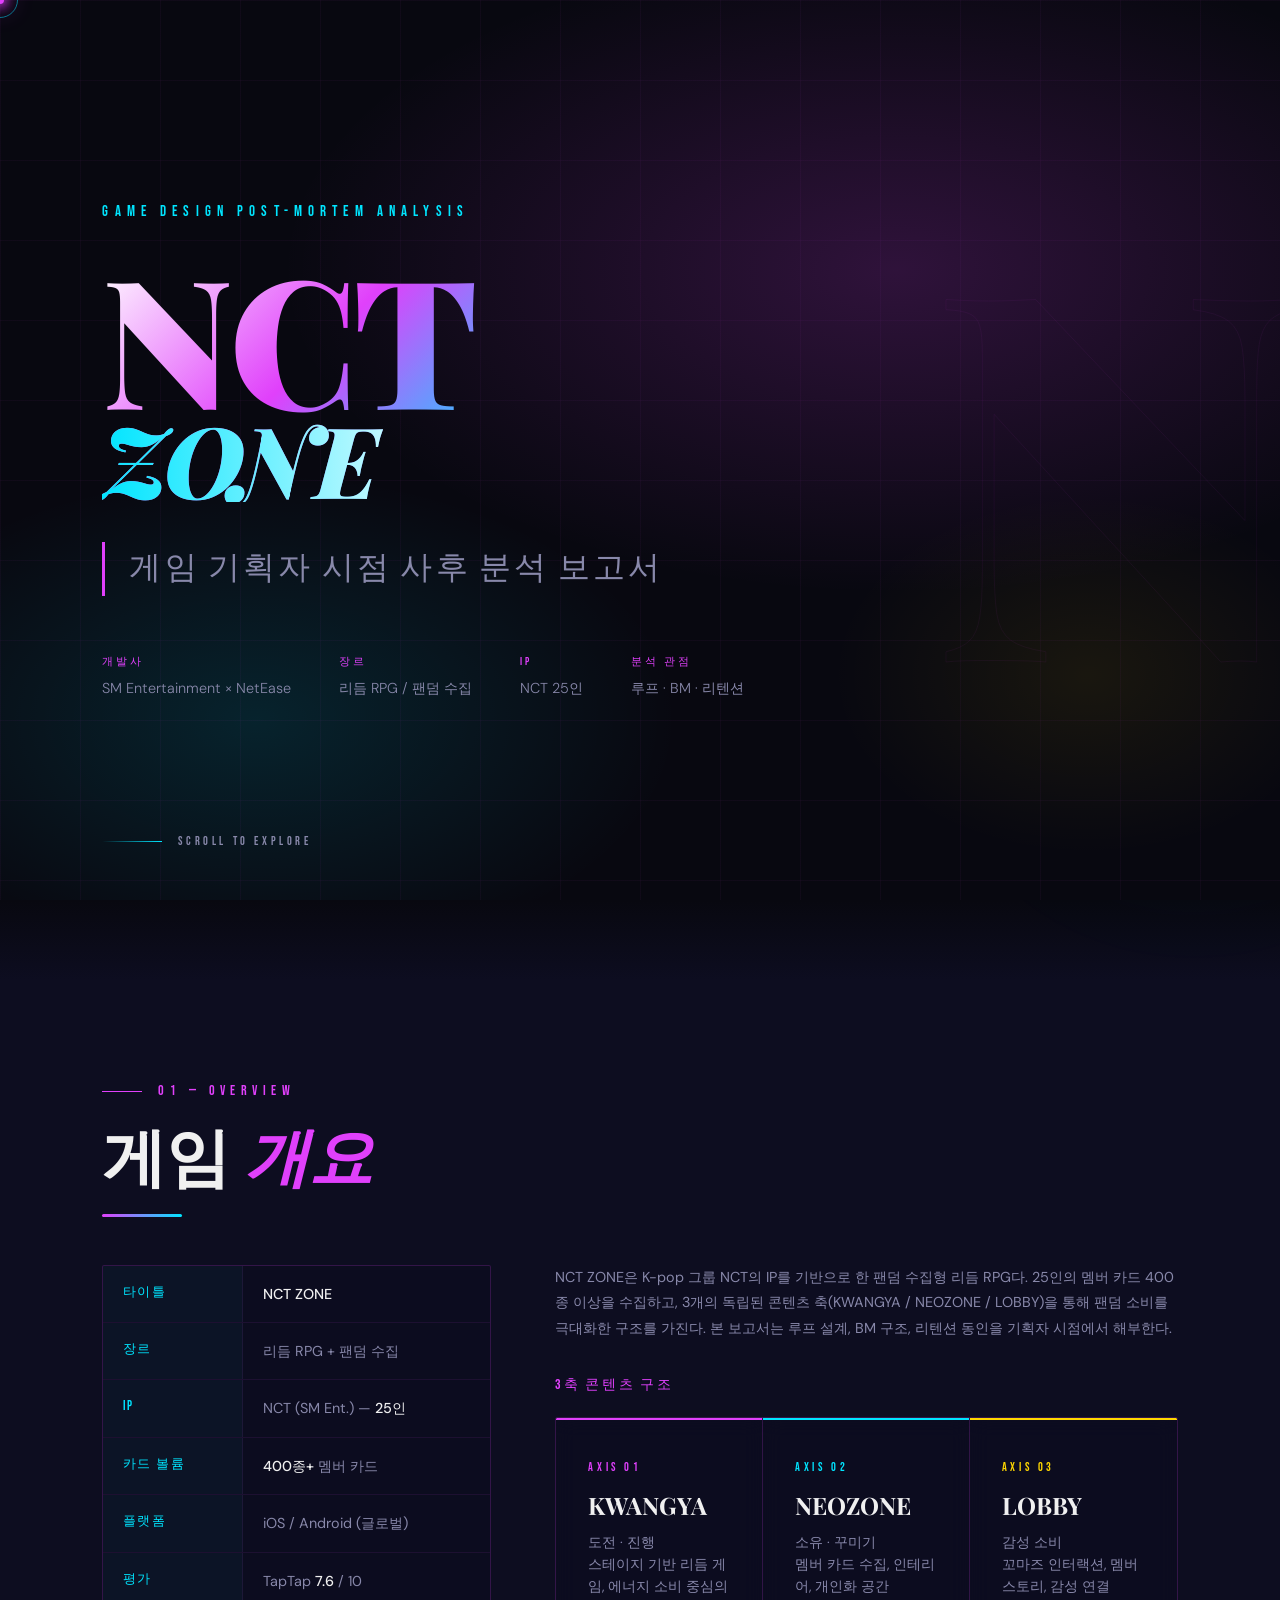
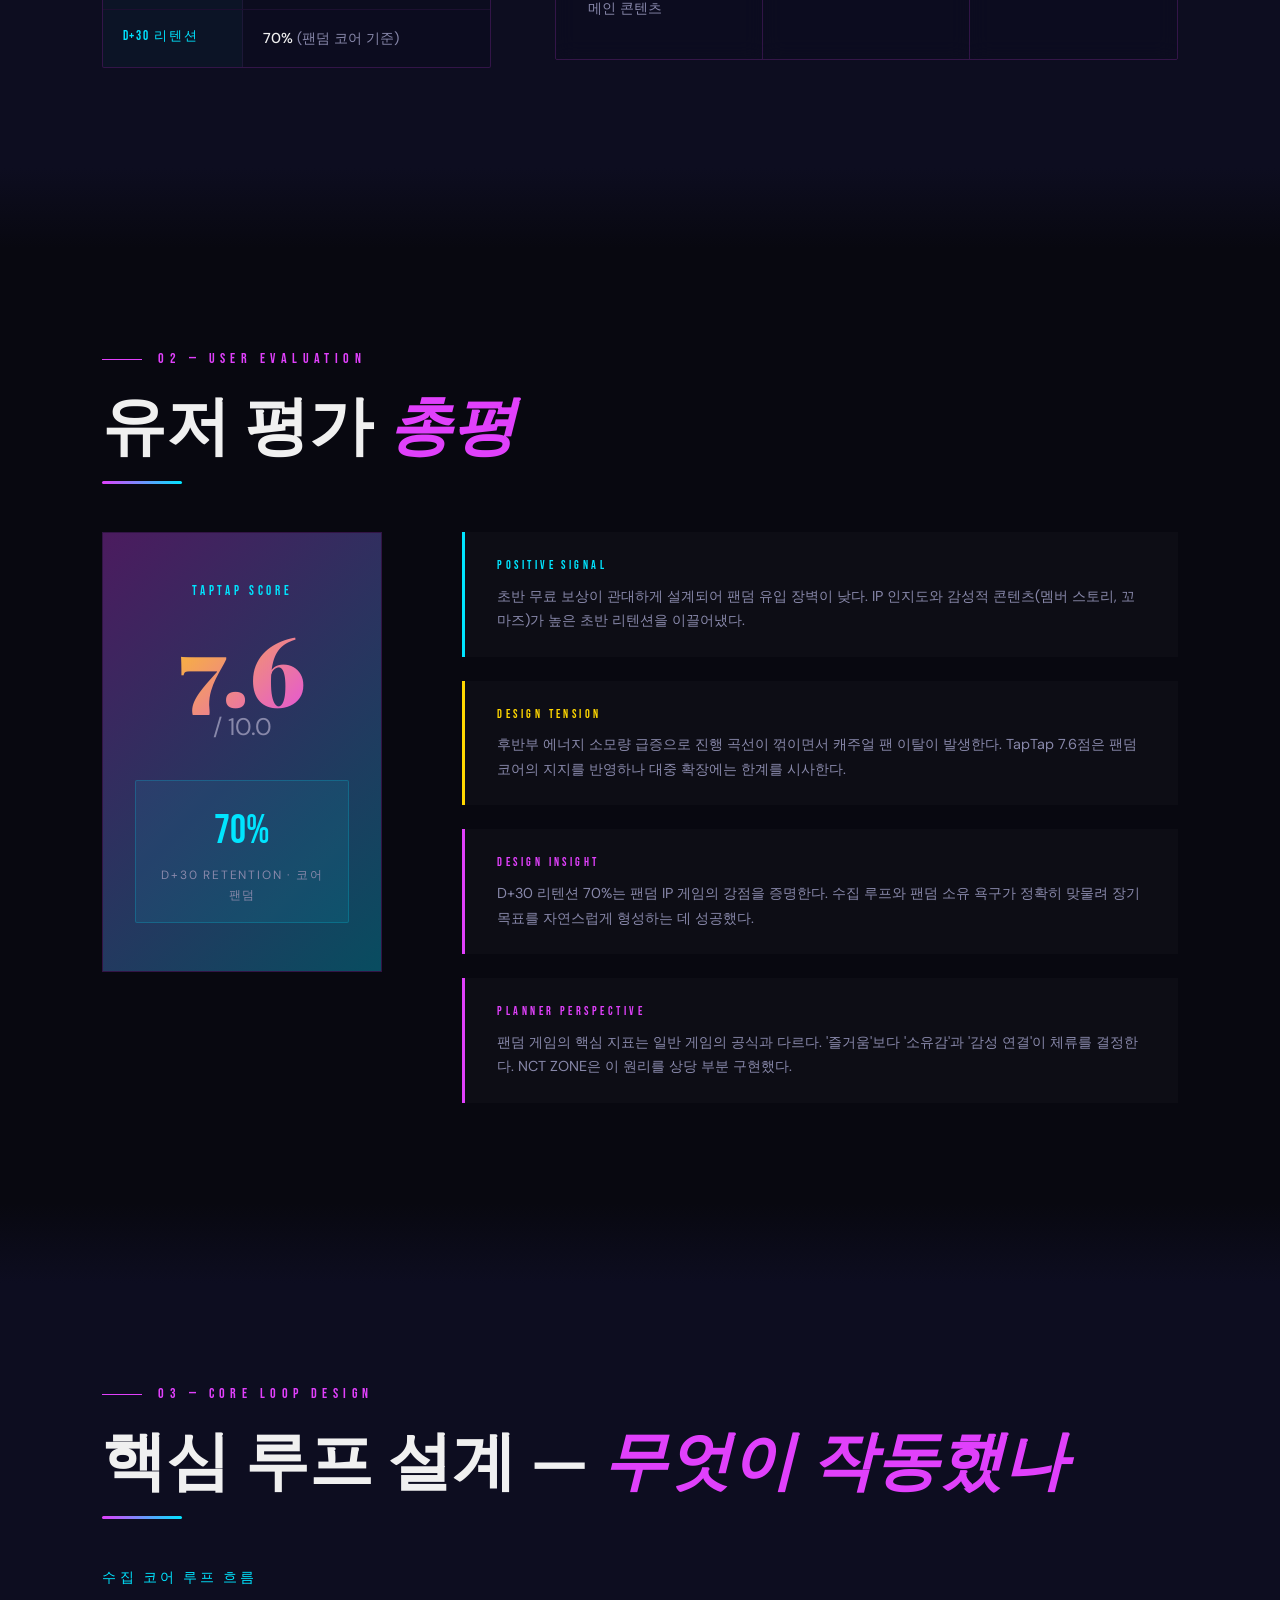
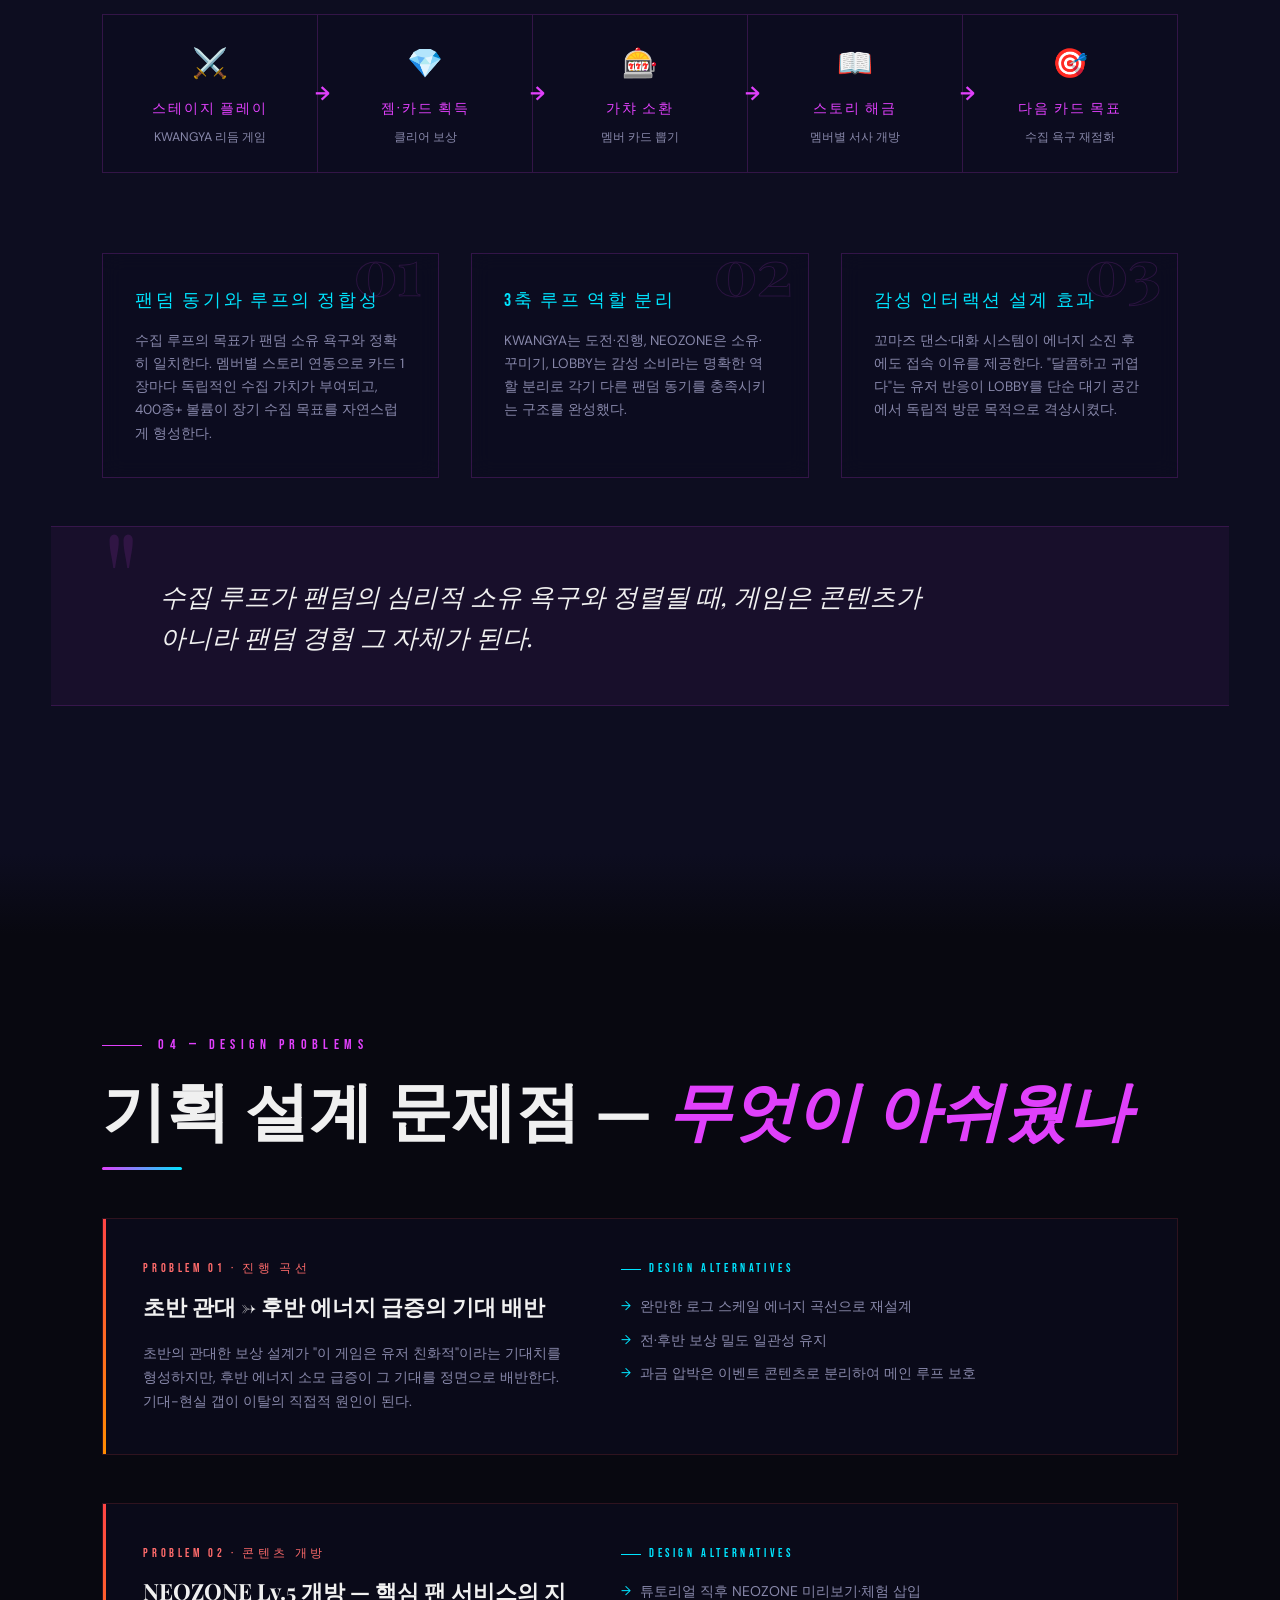
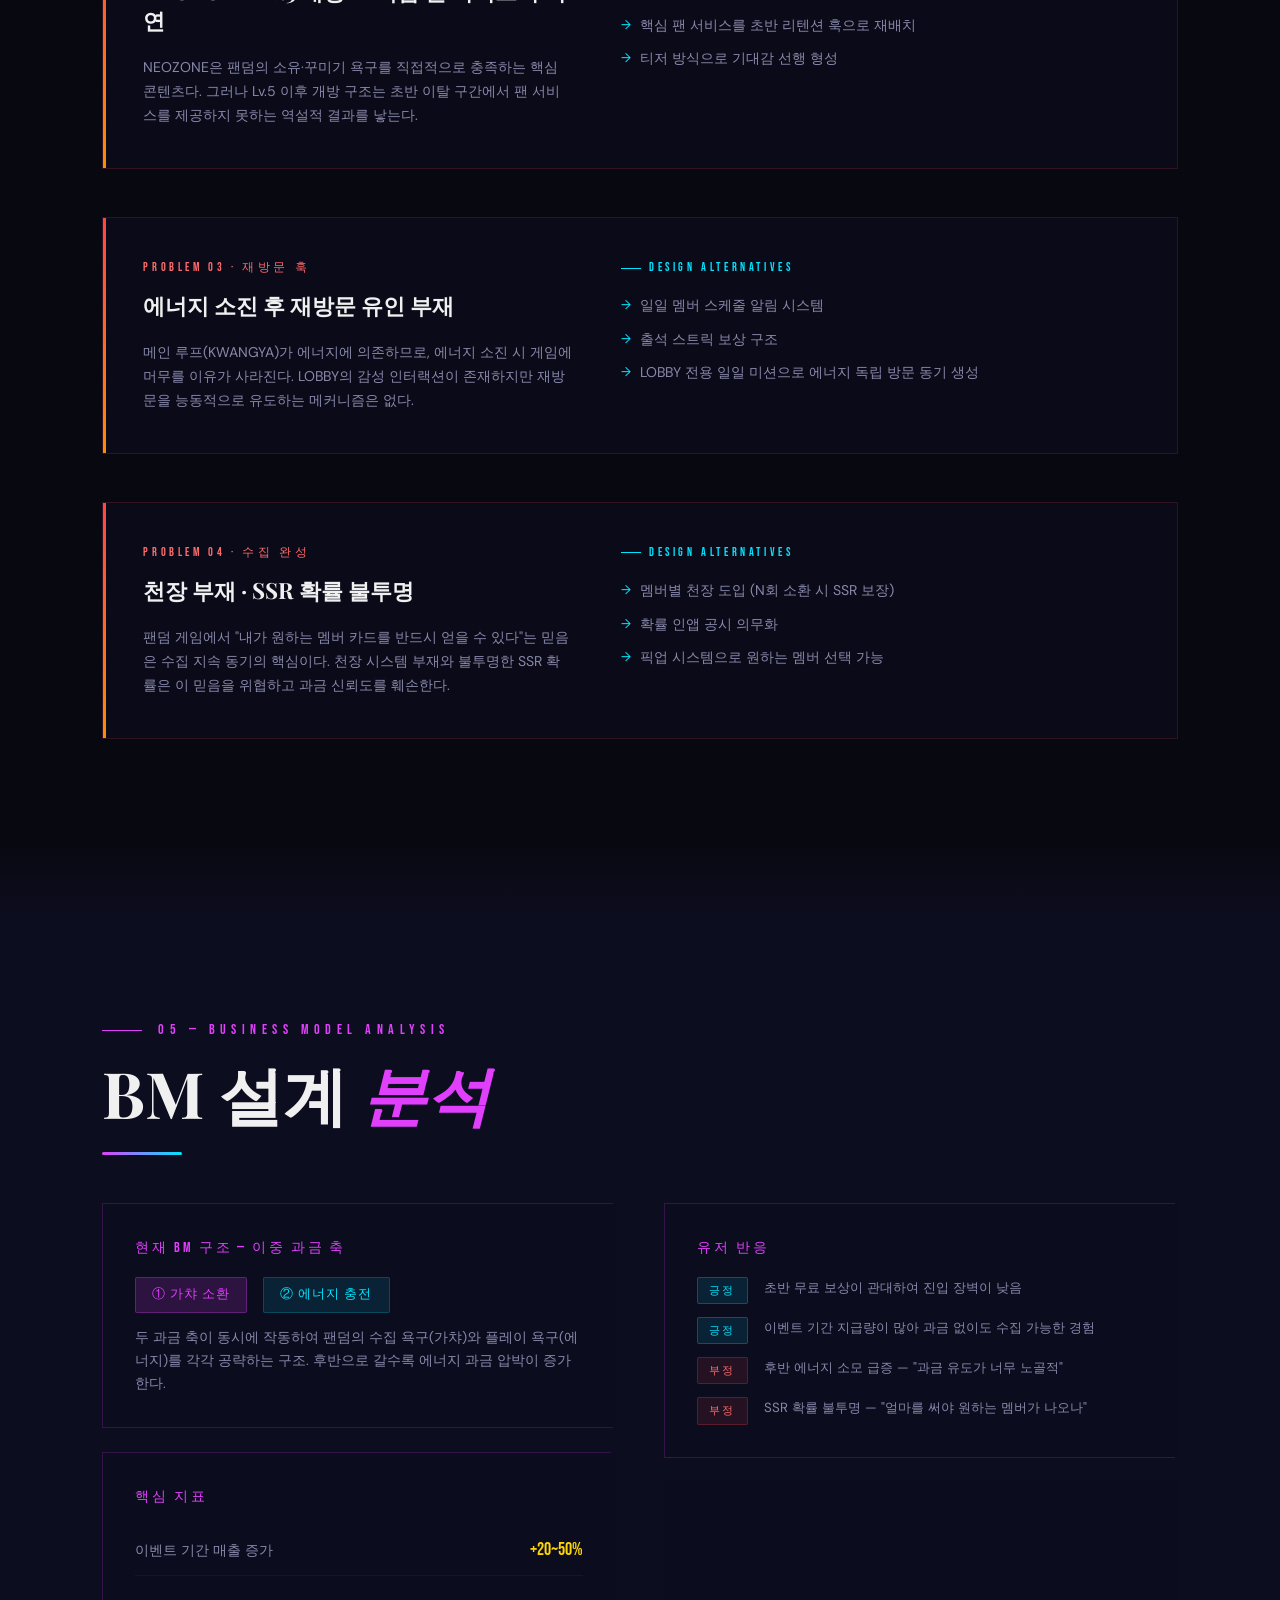
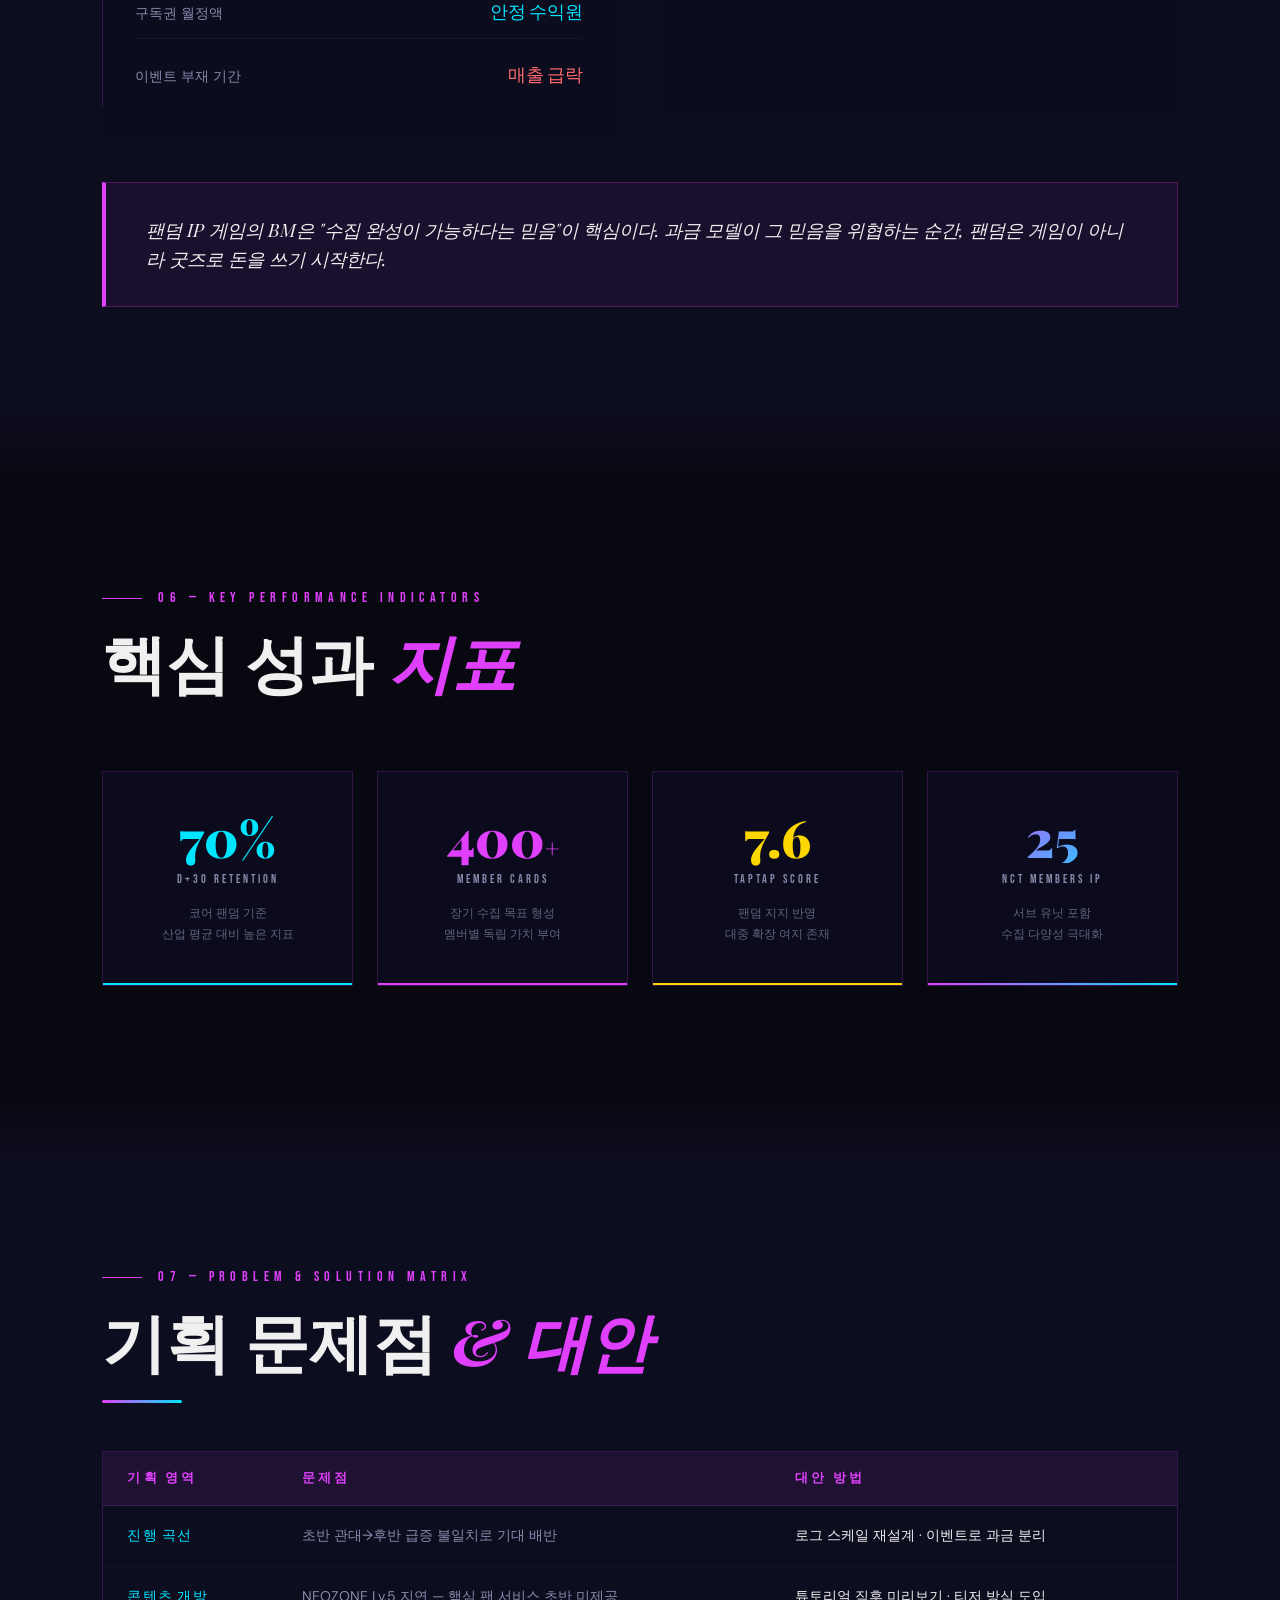
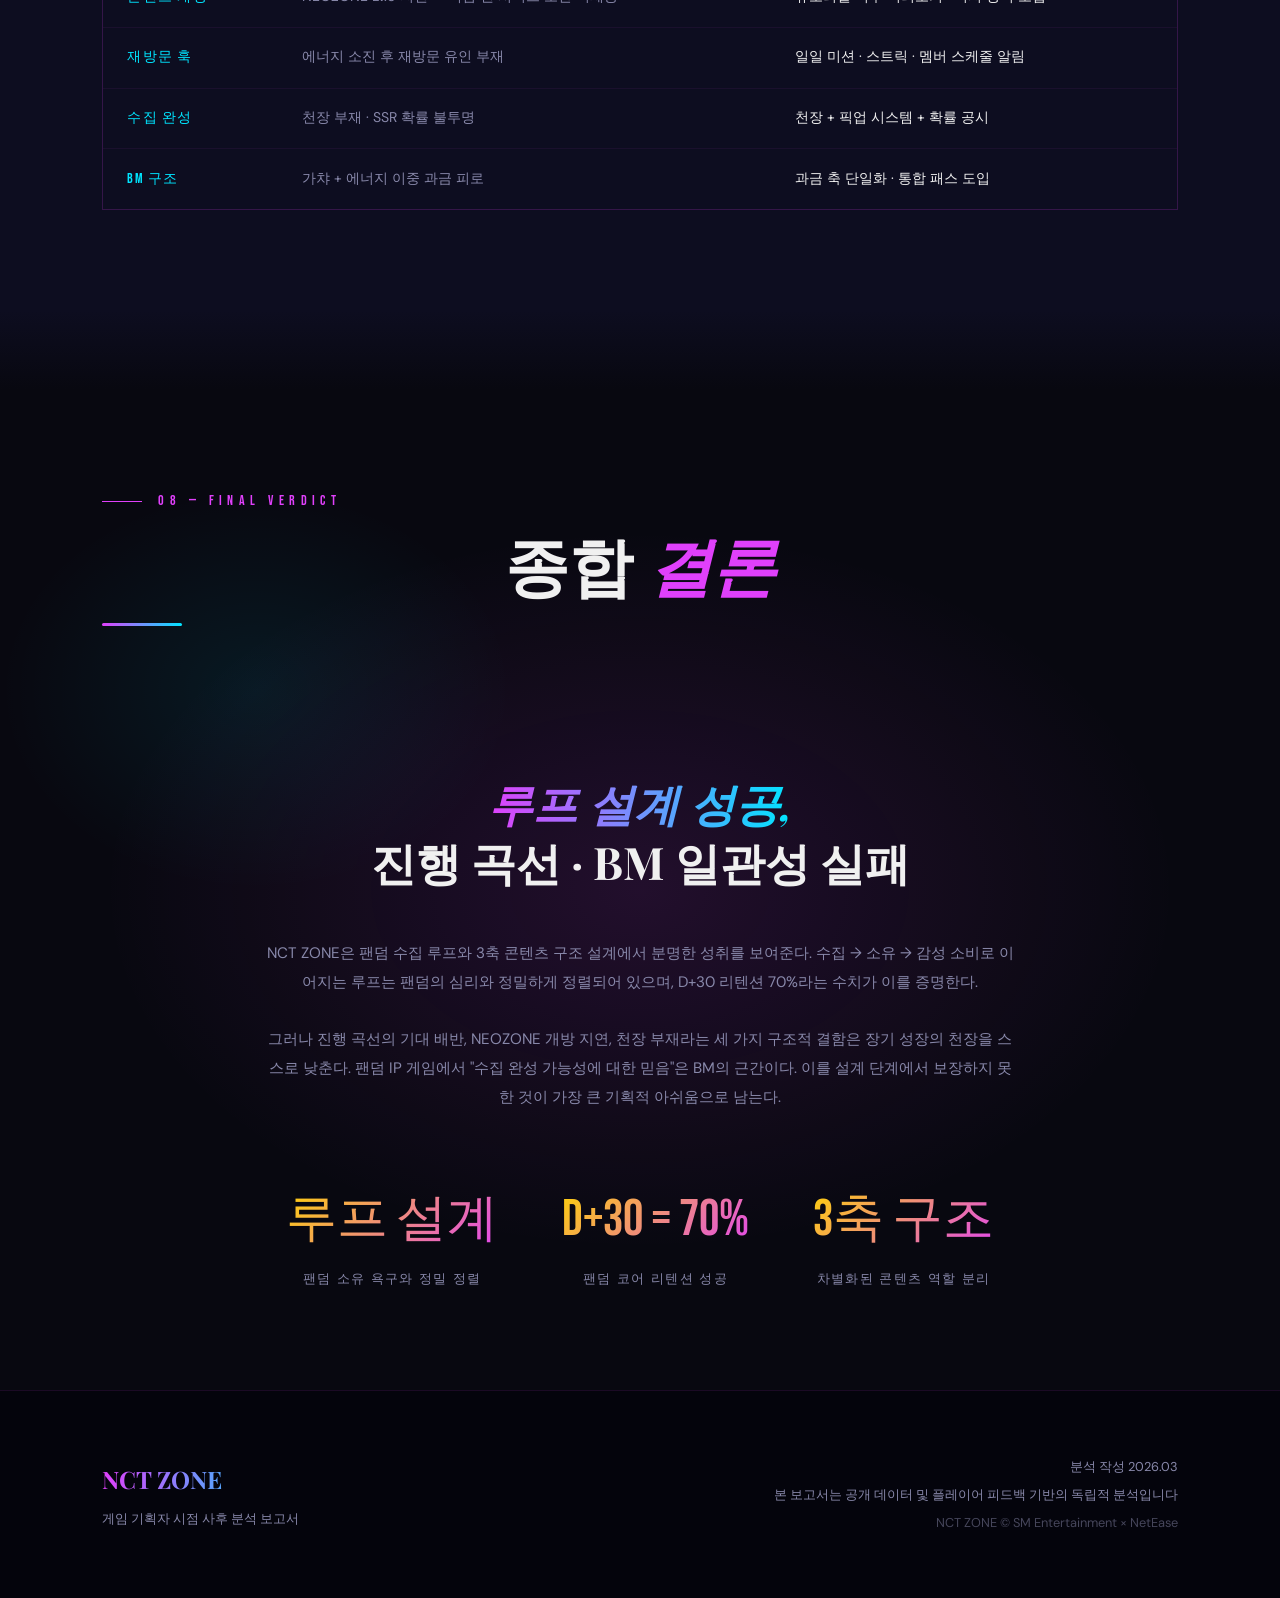
<file: nct_zone_report.html>
<!DOCTYPE html>
<html lang="ko">
<head>
<meta charset="UTF-8">
<meta name="viewport" content="width=device-width, initial-scale=1.0">
<title>NCT ZONE — 게임 기획자 시점 사후 분석 보고서</title>
<link rel="preconnect" href="https://fonts.googleapis.com">
<link rel="preconnect" href="https://fonts.gstatic.com" crossorigin>
<link href="https://fonts.googleapis.com/css2?family=Playfair+Display:ital,wght@0,400;0,600;0,700;0,900;1,400;1,700&family=Bebas+Neue&family=DM+Sans:wght@300;400;500;600&display=swap" rel="stylesheet">
<style>
  *, *::before, *::after { margin: 0; padding: 0; box-sizing: border-box; }

  :root {
    --bg: #080810;
    --card: #0D0D20;
    --accent1: #E040FB;
    --accent2: #00E5FF;
    --gold: #FFD700;
    --text: #F0F0F0;
    --text-muted: #8888AA;
    --border: rgba(224, 64, 251, 0.18);
  }

  html { scroll-behavior: smooth; }

  body {
    background: var(--bg);
    color: var(--text);
    font-family: 'DM Sans', sans-serif;
    font-weight: 400;
    line-height: 1.7;
    overflow-x: hidden;
    cursor: none;
  }

  /* ── Custom Cursor ── */
  #cursor-dot {
    position: fixed;
    width: 8px;
    height: 8px;
    background: var(--accent1);
    border-radius: 50%;
    pointer-events: none;
    z-index: 9999;
    transform: translate(-50%, -50%);
    transition: transform 0.08s ease;
    box-shadow: 0 0 10px 4px rgba(224,64,251,0.6), 0 0 24px 8px rgba(224,64,251,0.2);
  }
  #cursor-ring {
    position: fixed;
    width: 36px;
    height: 36px;
    border: 1.5px solid rgba(0,229,255,0.5);
    border-radius: 50%;
    pointer-events: none;
    z-index: 9998;
    transform: translate(-50%, -50%);
    transition: all 0.18s ease;
  }

  /* ── Noise overlay ── */
  body::before {
    content: '';
    position: fixed;
    inset: 0;
    background-image: url("data:image/svg+xml,%3Csvg viewBox='0 0 256 256' xmlns='http://www.w3.org/2000/svg'%3E%3Cfilter id='noise'%3E%3CfeTurbulence type='fractalNoise' baseFrequency='0.9' numOctaves='4' stitchTiles='stitch'/%3E%3C/filter%3E%3Crect width='100%25' height='100%25' filter='url(%23noise)' opacity='0.04'/%3E%3C/svg%3E");
    pointer-events: none;
    z-index: 1;
    opacity: 0.4;
  }

  /* ── Scroll-reveal ── */
  .reveal {
    opacity: 0;
    transform: translateY(40px);
    transition: opacity 0.8s cubic-bezier(0.16,1,0.3,1), transform 0.8s cubic-bezier(0.16,1,0.3,1);
  }
  .reveal.visible { opacity: 1; transform: translateY(0); }
  .reveal-left { opacity: 0; transform: translateX(-50px); transition: opacity 0.8s cubic-bezier(0.16,1,0.3,1), transform 0.8s cubic-bezier(0.16,1,0.3,1); }
  .reveal-left.visible { opacity: 1; transform: translateX(0); }
  .reveal-right { opacity: 0; transform: translateX(50px); transition: opacity 0.8s cubic-bezier(0.16,1,0.3,1), transform 0.8s cubic-bezier(0.16,1,0.3,1); }
  .reveal-right.visible { opacity: 1; transform: translateX(0); }

  /* ── Hero ── */
  .hero {
    position: relative;
    min-height: 100vh;
    display: flex;
    flex-direction: column;
    justify-content: center;
    align-items: flex-start;
    padding: 0 8vw;
    overflow: hidden;
  }

  .hero-mesh {
    position: absolute;
    inset: 0;
    background:
      radial-gradient(ellipse 80% 60% at 70% 30%, rgba(224,64,251,0.18) 0%, transparent 60%),
      radial-gradient(ellipse 60% 50% at 20% 80%, rgba(0,229,255,0.12) 0%, transparent 55%),
      radial-gradient(ellipse 40% 40% at 85% 75%, rgba(255,215,0,0.07) 0%, transparent 50%),
      var(--bg);
    z-index: 0;
  }

  .hero-grid-lines {
    position: absolute;
    inset: 0;
    background-image:
      linear-gradient(rgba(224,64,251,0.04) 1px, transparent 1px),
      linear-gradient(90deg, rgba(224,64,251,0.04) 1px, transparent 1px);
    background-size: 80px 80px;
    z-index: 0;
  }

  .hero-label {
    position: relative;
    z-index: 2;
    font-family: 'Bebas Neue', sans-serif;
    font-size: clamp(0.8rem, 1.2vw, 1rem);
    letter-spacing: 0.4em;
    color: var(--accent2);
    margin-bottom: 2rem;
    opacity: 0;
    animation: fadeUp 0.8s 0.3s cubic-bezier(0.16,1,0.3,1) forwards;
  }

  .hero-title {
    position: relative;
    z-index: 2;
    font-family: 'Playfair Display', serif;
    font-size: clamp(5rem, 14vw, 14rem);
    font-weight: 900;
    line-height: 0.88;
    letter-spacing: -0.02em;
    background: linear-gradient(135deg, #fff 0%, var(--accent1) 50%, var(--accent2) 100%);
    -webkit-background-clip: text;
    -webkit-text-fill-color: transparent;
    background-clip: text;
    opacity: 0;
    animation: fadeUp 1s 0.5s cubic-bezier(0.16,1,0.3,1) forwards;
  }

  .hero-title span {
    display: block;
    font-style: italic;
    font-size: 0.55em;
    background: linear-gradient(90deg, var(--accent2) 0%, #fff 100%);
    -webkit-background-clip: text;
    -webkit-text-fill-color: transparent;
    background-clip: text;
  }

  .hero-subtitle {
    position: relative;
    z-index: 2;
    margin-top: 2.5rem;
    font-family: 'Bebas Neue', sans-serif;
    font-size: clamp(1rem, 2.5vw, 2rem);
    letter-spacing: 0.1em;
    color: var(--text-muted);
    border-left: 3px solid var(--accent1);
    padding-left: 1.5rem;
    opacity: 0;
    animation: fadeUp 0.8s 0.9s cubic-bezier(0.16,1,0.3,1) forwards;
  }

  .hero-meta {
    position: relative;
    z-index: 2;
    display: flex;
    gap: 3rem;
    margin-top: 3.5rem;
    opacity: 0;
    animation: fadeUp 0.8s 1.2s cubic-bezier(0.16,1,0.3,1) forwards;
  }

  .hero-meta-item { display: flex; flex-direction: column; gap: 0.3rem; }
  .hero-meta-item .meta-label {
    font-size: 0.7rem;
    letter-spacing: 0.25em;
    color: var(--accent1);
    font-family: 'Bebas Neue', sans-serif;
  }
  .hero-meta-item .meta-value {
    font-size: 0.9rem;
    color: var(--text-muted);
    font-weight: 300;
  }

  .hero-scroll-cue {
    position: absolute;
    bottom: 3rem;
    left: 8vw;
    z-index: 2;
    display: flex;
    align-items: center;
    gap: 1rem;
    font-size: 0.75rem;
    letter-spacing: 0.3em;
    color: var(--text-muted);
    font-family: 'Bebas Neue', sans-serif;
    opacity: 0;
    animation: fadeUp 0.8s 1.5s cubic-bezier(0.16,1,0.3,1) forwards;
  }
  .scroll-line {
    width: 60px;
    height: 1px;
    background: linear-gradient(90deg, transparent, var(--accent2));
    animation: scrollPulse 2s infinite;
  }

  /* Large decorative number */
  .hero-deco-num {
    position: absolute;
    right: -2vw;
    top: 50%;
    transform: translateY(-50%);
    font-family: 'Playfair Display', serif;
    font-size: 40vw;
    font-weight: 900;
    color: transparent;
    -webkit-text-stroke: 1px rgba(224,64,251,0.05);
    line-height: 1;
    z-index: 0;
    user-select: none;
    pointer-events: none;
  }

  @keyframes fadeUp {
    from { opacity: 0; transform: translateY(30px); }
    to { opacity: 1; transform: translateY(0); }
  }
  @keyframes scrollPulse {
    0%, 100% { opacity: 0.4; transform: scaleX(1); }
    50% { opacity: 1; transform: scaleX(1.2); }
  }

  /* ── Diagonal divider ── */
  .skew-divider {
    height: 80px;
    background: var(--card);
    clip-path: polygon(0 100%, 100% 0, 100% 100%);
    margin-top: -1px;
  }
  .skew-divider-rev {
    height: 80px;
    background: var(--bg);
    clip-path: polygon(0 0, 100% 100%, 0 100%);
    margin-bottom: -1px;
  }

  /* ── Section base ── */
  section { position: relative; z-index: 2; }

  .section-dark { background: var(--bg); padding: 100px 8vw; }
  .section-card { background: var(--card); padding: 100px 8vw; }

  .section-eyebrow {
    font-family: 'Bebas Neue', sans-serif;
    font-size: 0.85rem;
    letter-spacing: 0.4em;
    color: var(--accent1);
    margin-bottom: 1rem;
    display: flex;
    align-items: center;
    gap: 1rem;
  }
  .section-eyebrow::before {
    content: '';
    display: inline-block;
    width: 40px;
    height: 1px;
    background: var(--accent1);
  }

  .section-title {
    font-family: 'Playfair Display', serif;
    font-size: clamp(2.2rem, 5vw, 4.5rem);
    font-weight: 700;
    line-height: 1.1;
    margin-bottom: 1rem;
  }

  .section-title em {
    font-style: italic;
    color: var(--accent1);
  }

  .section-divider {
    width: 80px;
    height: 3px;
    background: linear-gradient(90deg, var(--accent1), var(--accent2));
    margin: 1.5rem 0 3rem;
    border-radius: 2px;
  }

  /* ── Overview Section ── */
  .overview-grid {
    display: grid;
    grid-template-columns: 1fr 1.6fr;
    gap: 4rem;
    align-items: start;
  }

  .info-table {
    background: rgba(13,13,32,0.8);
    border: 1px solid var(--border);
    border-radius: 2px;
    overflow: hidden;
    backdrop-filter: blur(10px);
  }

  .info-table-row {
    display: grid;
    grid-template-columns: 140px 1fr;
    border-bottom: 1px solid rgba(224,64,251,0.08);
  }
  .info-table-row:last-child { border-bottom: none; }
  .info-table-row .label {
    font-family: 'Bebas Neue', sans-serif;
    font-size: 0.8rem;
    letter-spacing: 0.15em;
    color: var(--accent2);
    padding: 1rem 1.2rem;
    border-right: 1px solid rgba(224,64,251,0.08);
    background: rgba(0,229,255,0.03);
  }
  .info-table-row .val {
    padding: 1rem 1.2rem;
    font-size: 0.9rem;
    color: var(--text-muted);
  }
  .info-table-row .val strong { color: var(--text); font-weight: 500; }

  /* 3-axis cards */
  .axis-grid {
    display: grid;
    grid-template-columns: repeat(3, 1fr);
    gap: 0;
    border-radius: 2px;
    overflow: hidden;
    border: 1px solid var(--border);
  }

  .axis-card {
    padding: 2.5rem 2rem;
    background: rgba(13,13,32,0.6);
    backdrop-filter: blur(10px);
    border-right: 1px solid var(--border);
    position: relative;
    overflow: hidden;
    transition: background 0.3s;
  }
  .axis-card:last-child { border-right: none; }
  .axis-card::before {
    content: '';
    position: absolute;
    top: 0; left: 0; right: 0;
    height: 2px;
  }
  .axis-card.kwangya::before { background: var(--accent1); }
  .axis-card.neozone::before { background: var(--accent2); }
  .axis-card.lobby::before { background: var(--gold); }
  .axis-card:hover { background: rgba(224,64,251,0.05); }

  .axis-tag {
    font-family: 'Bebas Neue', sans-serif;
    font-size: 0.75rem;
    letter-spacing: 0.3em;
    margin-bottom: 0.8rem;
  }
  .axis-card.kwangya .axis-tag { color: var(--accent1); }
  .axis-card.neozone .axis-tag { color: var(--accent2); }
  .axis-card.lobby .axis-tag { color: var(--gold); }

  .axis-name {
    font-family: 'Playfair Display', serif;
    font-size: 1.5rem;
    font-weight: 700;
    margin-bottom: 0.8rem;
    line-height: 1.2;
  }
  .axis-desc { font-size: 0.85rem; color: var(--text-muted); line-height: 1.6; }

  /* ── Evaluation Section ── */
  .eval-layout {
    display: grid;
    grid-template-columns: 280px 1fr;
    gap: 5rem;
    align-items: start;
  }

  .score-block {
    text-align: center;
    padding: 3rem 2rem;
    background: rgba(13,13,32,0.8);
    border: 1px solid var(--border);
    backdrop-filter: blur(20px);
    position: relative;
    overflow: hidden;
  }
  .score-block::before {
    content: '';
    position: absolute;
    inset: -1px;
    background: linear-gradient(135deg, var(--accent1), var(--accent2));
    border-radius: inherit;
    z-index: -1;
    opacity: 0.3;
  }
  .score-platform {
    font-family: 'Bebas Neue', sans-serif;
    letter-spacing: 0.3em;
    font-size: 0.8rem;
    color: var(--accent2);
    margin-bottom: 1rem;
  }
  .score-number {
    font-family: 'Playfair Display', serif;
    font-size: 6rem;
    font-weight: 900;
    line-height: 1;
    background: linear-gradient(135deg, var(--gold), var(--accent1));
    -webkit-background-clip: text;
    -webkit-text-fill-color: transparent;
    background-clip: text;
  }
  .score-suffix {
    font-family: 'DM Sans', sans-serif;
    font-size: 1.5rem;
    color: var(--text-muted);
    margin-top: -0.5rem;
  }
  .retention-badge {
    margin-top: 2rem;
    padding: 1rem;
    background: rgba(0,229,255,0.08);
    border: 1px solid rgba(0,229,255,0.2);
    border-radius: 2px;
  }
  .retention-val {
    font-family: 'Bebas Neue', sans-serif;
    font-size: 2.5rem;
    color: var(--accent2);
  }
  .retention-label { font-size: 0.75rem; color: var(--text-muted); letter-spacing: 0.15em; }

  .eval-analysis { display: flex; flex-direction: column; gap: 1.5rem; }

  .analysis-point {
    padding: 1.5rem 2rem;
    background: rgba(255,255,255,0.02);
    border-left: 3px solid;
    position: relative;
  }
  .analysis-point.positive { border-color: var(--accent2); }
  .analysis-point.insight { border-color: var(--accent1); }
  .analysis-point.warning { border-color: var(--gold); }

  .point-tag {
    font-family: 'Bebas Neue', sans-serif;
    font-size: 0.72rem;
    letter-spacing: 0.3em;
    margin-bottom: 0.5rem;
  }
  .analysis-point.positive .point-tag { color: var(--accent2); }
  .analysis-point.insight .point-tag { color: var(--accent1); }
  .analysis-point.warning .point-tag { color: var(--gold); }
  .analysis-point p { font-size: 0.9rem; color: var(--text-muted); }

  /* ── Loop Section ── */
  .loop-flow {
    display: flex;
    align-items: stretch;
    gap: 0;
    margin-bottom: 4rem;
    overflow-x: auto;
    padding-bottom: 1rem;
  }

  .loop-step {
    flex: 1;
    min-width: 140px;
    padding: 1.5rem 1.2rem;
    background: rgba(13,13,32,0.9);
    border: 1px solid var(--border);
    border-right: none;
    position: relative;
    text-align: center;
    transition: background 0.3s;
  }
  .loop-step:last-child { border-right: 1px solid var(--border); }
  .loop-step::after {
    content: '→';
    position: absolute;
    right: -13px;
    top: 50%;
    transform: translateY(-50%);
    color: var(--accent1);
    font-size: 1.2rem;
    z-index: 5;
    font-weight: bold;
  }
  .loop-step:last-child::after { display: none; }
  .loop-step:hover { background: rgba(224,64,251,0.06); }

  .loop-icon {
    font-size: 1.8rem;
    margin-bottom: 0.6rem;
    display: block;
  }
  .loop-step-name {
    font-family: 'Bebas Neue', sans-serif;
    font-size: 0.85rem;
    letter-spacing: 0.15em;
    color: var(--accent1);
    margin-bottom: 0.4rem;
  }
  .loop-step-desc { font-size: 0.78rem; color: var(--text-muted); }

  .loop-bottom-grid {
    display: grid;
    grid-template-columns: repeat(3, 1fr);
    gap: 2rem;
  }

  .loop-card {
    padding: 2rem;
    background: rgba(13,13,32,0.6);
    border: 1px solid var(--border);
    backdrop-filter: blur(10px);
    position: relative;
    overflow: hidden;
    transition: transform 0.3s, border-color 0.3s;
  }
  .loop-card:hover {
    transform: translateY(-4px);
    border-color: var(--accent1);
  }
  .loop-card-num {
    font-family: 'Playfair Display', serif;
    font-size: 4rem;
    font-weight: 900;
    color: transparent;
    -webkit-text-stroke: 1px rgba(224,64,251,0.15);
    position: absolute;
    top: -1rem;
    right: 1rem;
    line-height: 1;
    user-select: none;
  }
  .loop-card-title {
    font-family: 'Bebas Neue', sans-serif;
    font-size: 1.1rem;
    letter-spacing: 0.15em;
    color: var(--accent2);
    margin-bottom: 0.8rem;
  }
  .loop-card p { font-size: 0.85rem; color: var(--text-muted); }

  /* ── Problems Section ── */
  .problem-grid { display: flex; flex-direction: column; gap: 3rem; }

  .problem-item {
    display: grid;
    grid-template-columns: 1fr 1.2fr;
    gap: 3rem;
    padding: 2.5rem;
    background: rgba(13,13,32,0.6);
    border: 1px solid rgba(255,70,70,0.15);
    position: relative;
    overflow: hidden;
    transition: border-color 0.3s;
  }
  .problem-item:hover { border-color: rgba(255,70,70,0.3); }
  .problem-item::before {
    content: '';
    position: absolute;
    top: 0; left: 0;
    width: 3px;
    height: 100%;
    background: linear-gradient(180deg, #FF4545, #FF8C00);
  }

  .problem-header { display: flex; flex-direction: column; gap: 0.8rem; }
  .problem-tag {
    font-family: 'Bebas Neue', sans-serif;
    font-size: 0.75rem;
    letter-spacing: 0.3em;
    color: #FF6B6B;
  }
  .problem-title {
    font-family: 'Playfair Display', serif;
    font-size: 1.4rem;
    font-weight: 700;
    color: var(--text);
    line-height: 1.3;
  }
  .problem-desc { font-size: 0.88rem; color: var(--text-muted); margin-top: 0.5rem; }

  .solution-side { display: flex; flex-direction: column; gap: 1rem; }
  .solution-label {
    font-family: 'Bebas Neue', sans-serif;
    font-size: 0.75rem;
    letter-spacing: 0.3em;
    color: var(--accent2);
    display: flex;
    align-items: center;
    gap: 0.5rem;
  }
  .solution-label::before {
    content: '';
    width: 20px;
    height: 1px;
    background: var(--accent2);
  }
  .solution-list { list-style: none; display: flex; flex-direction: column; gap: 0.6rem; }
  .solution-list li {
    font-size: 0.88rem;
    color: var(--text-muted);
    padding-left: 1.2rem;
    position: relative;
  }
  .solution-list li::before {
    content: '→';
    position: absolute;
    left: 0;
    color: var(--accent2);
    font-size: 0.8rem;
  }

  /* ── BM Section ── */
  .bm-layout {
    display: grid;
    grid-template-columns: 1fr 1fr;
    gap: 3rem;
    margin-bottom: 3rem;
  }

  .bm-col { display: flex; flex-direction: column; gap: 1.5rem; }

  .bm-card {
    padding: 2rem;
    background: rgba(13,13,32,0.8);
    border: 1px solid var(--border);
    backdrop-filter: blur(10px);
  }

  .bm-card-title {
    font-family: 'Bebas Neue', sans-serif;
    letter-spacing: 0.2em;
    font-size: 0.9rem;
    color: var(--accent1);
    margin-bottom: 1rem;
  }

  .bm-axes {
    display: flex;
    gap: 1rem;
    margin-bottom: 0.5rem;
  }
  .bm-axis-pill {
    padding: 0.4rem 1rem;
    border-radius: 2px;
    font-size: 0.8rem;
    font-family: 'Bebas Neue', sans-serif;
    letter-spacing: 0.1em;
  }
  .bm-axis-pill.p { background: rgba(224,64,251,0.15); color: var(--accent1); border: 1px solid rgba(224,64,251,0.3); }
  .bm-axis-pill.s { background: rgba(0,229,255,0.1); color: var(--accent2); border: 1px solid rgba(0,229,255,0.2); }

  .bm-reactions { display: flex; flex-direction: column; gap: 0.8rem; }
  .reaction-row { display: flex; gap: 1rem; align-items: flex-start; }
  .reaction-badge {
    flex-shrink: 0;
    font-family: 'Bebas Neue', sans-serif;
    font-size: 0.7rem;
    letter-spacing: 0.2em;
    padding: 0.2rem 0.7rem;
    border-radius: 2px;
  }
  .reaction-badge.pos { background: rgba(0,229,255,0.1); color: var(--accent2); border: 1px solid rgba(0,229,255,0.25); }
  .reaction-badge.neg { background: rgba(255,69,69,0.1); color: #FF6B6B; border: 1px solid rgba(255,69,69,0.25); }
  .reaction-text { font-size: 0.83rem; color: var(--text-muted); }

  .insight-banner {
    padding: 2rem 2.5rem;
    background: rgba(224,64,251,0.06);
    border: 1px solid rgba(224,64,251,0.25);
    border-left: 4px solid var(--accent1);
    font-family: 'Playfair Display', serif;
    font-size: 1.15rem;
    font-style: italic;
    color: var(--text);
    line-height: 1.6;
  }

  /* ── KPI Section ── */
  .kpi-grid {
    display: grid;
    grid-template-columns: repeat(4, 1fr);
    gap: 1.5rem;
  }

  .kpi-card {
    padding: 2.5rem 2rem;
    background: rgba(13,13,32,0.9);
    border: 1px solid var(--border);
    backdrop-filter: blur(20px);
    text-align: center;
    position: relative;
    overflow: hidden;
    transition: transform 0.3s, border-color 0.3s;
  }
  .kpi-card::before {
    content: '';
    position: absolute;
    bottom: 0; left: 0; right: 0;
    height: 2px;
  }
  .kpi-card:nth-child(1)::before { background: var(--accent2); }
  .kpi-card:nth-child(2)::before { background: var(--accent1); }
  .kpi-card:nth-child(3)::before { background: var(--gold); }
  .kpi-card:nth-child(4)::before { background: linear-gradient(90deg, var(--accent1), var(--accent2)); }
  .kpi-card:hover {
    transform: translateY(-6px);
    border-color: var(--accent1);
  }
  .kpi-glow {
    position: absolute;
    inset: 0;
    opacity: 0;
    transition: opacity 0.3s;
    background: radial-gradient(ellipse at center, rgba(224,64,251,0.08), transparent 70%);
  }
  .kpi-card:hover .kpi-glow { opacity: 1; }

  .kpi-val {
    font-family: 'Playfair Display', serif;
    font-size: clamp(2.5rem, 4vw, 4rem);
    font-weight: 900;
    line-height: 1;
    margin-bottom: 0.4rem;
  }
  .kpi-card:nth-child(1) .kpi-val { color: var(--accent2); }
  .kpi-card:nth-child(2) .kpi-val { color: var(--accent1); }
  .kpi-card:nth-child(3) .kpi-val { color: var(--gold); }
  .kpi-card:nth-child(4) .kpi-val {
    background: linear-gradient(135deg, var(--accent1), var(--accent2));
    -webkit-background-clip: text;
    -webkit-text-fill-color: transparent;
    background-clip: text;
  }
  .kpi-label {
    font-family: 'Bebas Neue', sans-serif;
    font-size: 0.75rem;
    letter-spacing: 0.25em;
    color: var(--text-muted);
    margin-top: 0.4rem;
  }
  .kpi-sub { font-size: 0.78rem; color: rgba(136,136,170,0.7); margin-top: 0.8rem; }

  /* ── Problem Summary Table ── */
  .prob-table {
    width: 100%;
    border-collapse: separate;
    border-spacing: 0;
    border: 1px solid var(--border);
    overflow: hidden;
  }
  .prob-table thead tr {
    background: rgba(224,64,251,0.08);
  }
  .prob-table th {
    font-family: 'Bebas Neue', sans-serif;
    font-size: 0.8rem;
    letter-spacing: 0.25em;
    color: var(--accent1);
    padding: 1rem 1.5rem;
    text-align: left;
    border-bottom: 1px solid var(--border);
  }
  .prob-table td {
    padding: 1.1rem 1.5rem;
    font-size: 0.88rem;
    color: var(--text-muted);
    border-bottom: 1px solid rgba(224,64,251,0.06);
    vertical-align: top;
  }
  .prob-table tr:last-child td { border-bottom: none; }
  .prob-table tbody tr { transition: background 0.2s; }
  .prob-table tbody tr:hover { background: rgba(224,64,251,0.04); }
  .prob-table td:first-child { color: var(--accent2); font-weight: 500; font-family: 'Bebas Neue', sans-serif; letter-spacing: 0.1em; font-size: 0.9rem; }
  .prob-table td.alt-cell { color: var(--text); }

  /* ── Conclusion ── */
  .conclusion-hero {
    text-align: center;
    padding: 6rem 8vw;
    position: relative;
    overflow: hidden;
  }
  .conclusion-mesh {
    position: absolute;
    inset: 0;
    background:
      radial-gradient(ellipse 70% 60% at 50% 50%, rgba(224,64,251,0.12) 0%, transparent 60%),
      radial-gradient(ellipse 40% 40% at 20% 30%, rgba(0,229,255,0.08) 0%, transparent 50%);
  }
  .conclusion-verdict {
    position: relative;
    z-index: 2;
    font-family: 'Playfair Display', serif;
    font-size: clamp(1.6rem, 3.5vw, 3rem);
    font-weight: 700;
    line-height: 1.3;
    max-width: 800px;
    margin: 0 auto 3rem;
  }
  .conclusion-verdict em {
    font-style: italic;
    background: linear-gradient(90deg, var(--accent1), var(--accent2));
    -webkit-background-clip: text;
    -webkit-text-fill-color: transparent;
    background-clip: text;
  }
  .conclusion-kpis {
    position: relative;
    z-index: 2;
    display: flex;
    justify-content: center;
    gap: 4rem;
    margin-top: 3rem;
    flex-wrap: wrap;
  }
  .concl-kpi { text-align: center; }
  .concl-kpi .num {
    font-family: 'Bebas Neue', sans-serif;
    font-size: clamp(2rem, 4vw, 3.5rem);
    background: linear-gradient(135deg, var(--gold), var(--accent1));
    -webkit-background-clip: text;
    -webkit-text-fill-color: transparent;
    background-clip: text;
  }
  .concl-kpi .txt { font-size: 0.82rem; color: var(--text-muted); margin-top: 0.3rem; letter-spacing: 0.1em; }

  /* ── Footer ── */
  footer {
    background: #04040C;
    padding: 4rem 8vw;
    border-top: 1px solid rgba(224,64,251,0.1);
    display: flex;
    justify-content: space-between;
    align-items: center;
    flex-wrap: wrap;
    gap: 2rem;
  }
  .footer-brand {
    font-family: 'Playfair Display', serif;
    font-size: 1.5rem;
    font-weight: 700;
    background: linear-gradient(90deg, var(--accent1), var(--accent2));
    -webkit-background-clip: text;
    -webkit-text-fill-color: transparent;
    background-clip: text;
  }
  .footer-info { font-size: 0.8rem; color: var(--text-muted); line-height: 1.8; }

  /* ── Floating orbs ── */
  .orb {
    position: fixed;
    border-radius: 50%;
    filter: blur(80px);
    pointer-events: none;
    z-index: 0;
    animation: orbFloat 20s infinite ease-in-out;
  }
  .orb1 {
    width: 400px; height: 400px;
    background: rgba(224,64,251,0.06);
    top: 10%; left: -10%;
    animation-delay: 0s;
  }
  .orb2 {
    width: 300px; height: 300px;
    background: rgba(0,229,255,0.05);
    top: 60%; right: -5%;
    animation-delay: -7s;
  }
  @keyframes orbFloat {
    0%, 100% { transform: translate(0, 0); }
    33% { transform: translate(30px, -20px); }
    66% { transform: translate(-20px, 30px); }
  }

  /* ── Asymmetric pull-out quote ── */
  .pull-quote {
    margin: 3rem -4vw;
    padding: 3rem 6vw;
    background: rgba(224,64,251,0.05);
    border-top: 1px solid rgba(224,64,251,0.15);
    border-bottom: 1px solid rgba(224,64,251,0.15);
    position: relative;
  }
  .pull-quote::before {
    content: '"';
    font-family: 'Playfair Display', serif;
    font-size: 8rem;
    color: rgba(224,64,251,0.12);
    position: absolute;
    top: -1rem;
    left: 4vw;
    line-height: 1;
  }
  .pull-quote p {
    font-family: 'Playfair Display', serif;
    font-size: clamp(1.1rem, 2vw, 1.6rem);
    font-style: italic;
    color: var(--text);
    max-width: 800px;
    padding-left: 2rem;
    line-height: 1.6;
  }

  /* Responsive */
  @media (max-width: 900px) {
    .overview-grid { grid-template-columns: 1fr; }
    .eval-layout { grid-template-columns: 1fr; }
    .bm-layout { grid-template-columns: 1fr; }
    .kpi-grid { grid-template-columns: repeat(2, 1fr); }
    .loop-bottom-grid { grid-template-columns: 1fr; }
    .problem-item { grid-template-columns: 1fr; }
    .axis-grid { grid-template-columns: 1fr; }
    .hero-meta { flex-wrap: wrap; gap: 1.5rem; }
  }
  @media (max-width: 600px) {
    .kpi-grid { grid-template-columns: 1fr 1fr; }
    .section-dark, .section-card { padding: 70px 5vw; }
    .conclusion-hero { padding: 5rem 5vw; }
    footer { padding: 3rem 5vw; }
    .prob-table { font-size: 0.8rem; }
    .prob-table td, .prob-table th { padding: 0.8rem 1rem; }
  }

  /* Stagger delays */
  .stagger-1 { transition-delay: 0.1s; }
  .stagger-2 { transition-delay: 0.2s; }
  .stagger-3 { transition-delay: 0.3s; }
  .stagger-4 { transition-delay: 0.4s; }
  .stagger-5 { transition-delay: 0.5s; }

  /* Glitch text animation on hero */
  @keyframes glitch {
    0% { text-shadow: 0.05em 0 0 rgba(224,64,251,0.75), -0.025em -0.05em 0 rgba(0,229,255,0.75); }
    14% { text-shadow: 0.05em 0 0 rgba(224,64,251,0.75), -0.025em -0.05em 0 rgba(0,229,255,0.75); }
    15% { text-shadow: -0.05em -0.025em 0 rgba(224,64,251,0.75), 0.025em 0.025em 0 rgba(0,229,255,0.75); }
    49% { text-shadow: -0.05em -0.025em 0 rgba(224,64,251,0.75), 0.025em 0.025em 0 rgba(0,229,255,0.75); }
    50% { text-shadow: 0.025em 0.05em 0 rgba(224,64,251,0.75), 0.05em 0 0 rgba(0,229,255,0.75); }
    99% { text-shadow: 0.025em 0.05em 0 rgba(224,64,251,0.75), 0.05em 0 0 rgba(0,229,255,0.75); }
    100% { text-shadow: -0.025em 0 0 rgba(224,64,251,0.75), -0.025em -0.025em 0 rgba(0,229,255,0.75); }
  }

  /* Neon border glow animation */
  @keyframes borderPulse {
    0%, 100% { box-shadow: 0 0 10px rgba(224,64,251,0.2), inset 0 0 10px rgba(224,64,251,0.02); }
    50% { box-shadow: 0 0 20px rgba(224,64,251,0.4), inset 0 0 20px rgba(224,64,251,0.04); }
  }

  .kpi-card { animation: borderPulse 3s infinite; }
  .kpi-card:nth-child(2) { animation-delay: 0.5s; }
  .kpi-card:nth-child(3) { animation-delay: 1s; }
  .kpi-card:nth-child(4) { animation-delay: 1.5s; }
</style>
</head>
<body>

<div id="cursor-dot"></div>
<div id="cursor-ring"></div>
<div class="orb orb1"></div>
<div class="orb orb2"></div>

<!-- ═══════════════════ HERO ═══════════════════ -->
<section class="hero">
  <div class="hero-mesh"></div>
  <div class="hero-grid-lines"></div>
  <div class="hero-deco-num">N</div>

  <p class="hero-label">GAME DESIGN POST-MORTEM ANALYSIS</p>

  <h1 class="hero-title">
    NCT<br>
    <span>ZONE</span>
  </h1>

  <p class="hero-subtitle">게임 기획자 시점 사후 분석 보고서</p>

  <div class="hero-meta">
    <div class="hero-meta-item">
      <span class="meta-label">개발사</span>
      <span class="meta-value">SM Entertainment × NetEase</span>
    </div>
    <div class="hero-meta-item">
      <span class="meta-label">장르</span>
      <span class="meta-value">리듬 RPG / 팬덤 수집</span>
    </div>
    <div class="hero-meta-item">
      <span class="meta-label">IP</span>
      <span class="meta-value">NCT 25인</span>
    </div>
    <div class="hero-meta-item">
      <span class="meta-label">분석 관점</span>
      <span class="meta-value">루프 · BM · 리텐션</span>
    </div>
  </div>

  <div class="hero-scroll-cue">
    <span class="scroll-line"></span>
    SCROLL TO EXPLORE
  </div>
</section>

<!-- ═══════════════════ 01 게임 개요 ═══════════════════ -->
<div style="height:80px;background:linear-gradient(180deg,var(--bg) 0%,var(--card) 100%);"></div>
<section class="section-card">
  <div class="section-eyebrow reveal">01 — OVERVIEW</div>
  <h2 class="section-title reveal">게임 <em>개요</em></h2>
  <div class="section-divider reveal"></div>

  <div class="overview-grid">
    <div class="reveal-left">
      <div class="info-table">
        <div class="info-table-row">
          <span class="label">타이틀</span>
          <span class="val"><strong>NCT ZONE</strong></span>
        </div>
        <div class="info-table-row">
          <span class="label">장르</span>
          <span class="val">리듬 RPG + 팬덤 수집</span>
        </div>
        <div class="info-table-row">
          <span class="label">IP</span>
          <span class="val">NCT (SM Ent.) — <strong>25인</strong></span>
        </div>
        <div class="info-table-row">
          <span class="label">카드 볼륨</span>
          <span class="val"><strong>400종+</strong> 멤버 카드</span>
        </div>
        <div class="info-table-row">
          <span class="label">플랫폼</span>
          <span class="val">iOS / Android (글로벌)</span>
        </div>
        <div class="info-table-row">
          <span class="label">평가</span>
          <span class="val">TapTap <strong>7.6</strong> / 10</span>
        </div>
        <div class="info-table-row">
          <span class="label">D+30 리텐션</span>
          <span class="val"><strong>70%</strong> (팬덤 코어 기준)</span>
        </div>
      </div>
    </div>

    <div class="reveal-right">
      <p style="font-size:0.9rem;color:var(--text-muted);margin-bottom:2rem;line-height:1.8;">
        NCT ZONE은 K-pop 그룹 NCT의 IP를 기반으로 한 팬덤 수집형 리듬 RPG다. 25인의 멤버 카드 400종 이상을 수집하고, 3개의 독립된 콘텐츠 축(KWANGYA / NEOZONE / LOBBY)을 통해 팬덤 소비를 극대화한 구조를 가진다. 본 보고서는 루프 설계, BM 구조, 리텐션 동인을 기획자 시점에서 해부한다.
      </p>
      <p style="font-family:'Bebas Neue',sans-serif;letter-spacing:0.2em;font-size:0.85rem;color:var(--accent1);margin-bottom:1.2rem;">3축 콘텐츠 구조</p>
      <div class="axis-grid">
        <div class="axis-card kwangya reveal stagger-1">
          <div class="axis-tag">AXIS 01</div>
          <div class="axis-name">KWANGYA</div>
          <div class="axis-desc">도전 · 진행<br>스테이지 기반 리듬 게임, 에너지 소비 중심의 메인 콘텐츠</div>
        </div>
        <div class="axis-card neozone reveal stagger-2">
          <div class="axis-tag">AXIS 02</div>
          <div class="axis-name">NEOZONE</div>
          <div class="axis-desc">소유 · 꾸미기<br>멤버 카드 수집, 인테리어, 개인화 공간</div>
        </div>
        <div class="axis-card lobby reveal stagger-3">
          <div class="axis-tag">AXIS 03</div>
          <div class="axis-name">LOBBY</div>
          <div class="axis-desc">감성 소비<br>꼬마즈 인터랙션, 멤버 스토리, 감성 연결</div>
        </div>
      </div>
    </div>
  </div>
</section>

<!-- ═══════════════════ 02 유저 평가 ═══════════════════ -->
<div style="height:80px;background:linear-gradient(180deg,var(--card) 0%,var(--bg) 100%);"></div>
<section class="section-dark">
  <div class="section-eyebrow reveal">02 — USER EVALUATION</div>
  <h2 class="section-title reveal">유저 평가 <em>총평</em></h2>
  <div class="section-divider reveal"></div>

  <div class="eval-layout">
    <div class="reveal-left">
      <div class="score-block">
        <div class="score-platform">TAPTAP SCORE</div>
        <div class="score-number">7.6</div>
        <div class="score-suffix">/ 10.0</div>
        <div class="retention-badge">
          <div class="retention-val">70%</div>
          <div class="retention-label">D+30 RETENTION · 코어 팬덤</div>
        </div>
      </div>
    </div>

    <div class="eval-analysis reveal-right">
      <div class="analysis-point positive">
        <div class="point-tag">POSITIVE SIGNAL</div>
        <p>초반 무료 보상이 관대하게 설계되어 팬덤 유입 장벽이 낮다. IP 인지도와 감성적 콘텐츠(멤버 스토리, 꼬마즈)가 높은 초반 리텐션을 이끌어냈다.</p>
      </div>
      <div class="analysis-point warning">
        <div class="point-tag">DESIGN TENSION</div>
        <p>후반부 에너지 소모량 급증으로 진행 곡선이 꺾이면서 캐주얼 팬 이탈이 발생한다. TapTap 7.6점은 팬덤 코어의 지지를 반영하나 대중 확장에는 한계를 시사한다.</p>
      </div>
      <div class="analysis-point insight">
        <div class="point-tag">DESIGN INSIGHT</div>
        <p>D+30 리텐션 70%는 팬덤 IP 게임의 강점을 증명한다. 수집 루프와 팬덤 소유 욕구가 정확히 맞물려 장기 목표를 자연스럽게 형성하는 데 성공했다.</p>
      </div>
      <div class="analysis-point insight">
        <div class="point-tag">PLANNER PERSPECTIVE</div>
        <p>팬덤 게임의 핵심 지표는 일반 게임의 공식과 다르다. '즐거움'보다 '소유감'과 '감성 연결'이 체류를 결정한다. NCT ZONE은 이 원리를 상당 부분 구현했다.</p>
      </div>
    </div>
  </div>
</section>

<!-- ═══════════════════ 03 핵심 루프 ═══════════════════ -->
<div style="height:80px;background:linear-gradient(180deg,var(--bg) 0%,var(--card) 100%);"></div>
<section class="section-card">
  <div class="section-eyebrow reveal">03 — CORE LOOP DESIGN</div>
  <h2 class="section-title reveal">핵심 루프 설계 — <em>무엇이 작동했나</em></h2>
  <div class="section-divider reveal"></div>

  <p style="font-family:'Bebas Neue',sans-serif;letter-spacing:0.25em;font-size:0.85rem;color:var(--accent2);margin-bottom:1.5rem;" class="reveal">수집 코어 루프 흐름</p>

  <div class="loop-flow reveal">
    <div class="loop-step">
      <span class="loop-icon">⚔️</span>
      <div class="loop-step-name">스테이지 플레이</div>
      <div class="loop-step-desc">KWANGYA 리듬 게임</div>
    </div>
    <div class="loop-step">
      <span class="loop-icon">💎</span>
      <div class="loop-step-name">젬·카드 획득</div>
      <div class="loop-step-desc">클리어 보상</div>
    </div>
    <div class="loop-step">
      <span class="loop-icon">🎰</span>
      <div class="loop-step-name">가챠 소환</div>
      <div class="loop-step-desc">멤버 카드 뽑기</div>
    </div>
    <div class="loop-step">
      <span class="loop-icon">📖</span>
      <div class="loop-step-name">스토리 해금</div>
      <div class="loop-step-desc">멤버별 서사 개방</div>
    </div>
    <div class="loop-step">
      <span class="loop-icon">🎯</span>
      <div class="loop-step-name">다음 카드 목표</div>
      <div class="loop-step-desc">수집 욕구 재점화</div>
    </div>
  </div>

  <div class="loop-bottom-grid">
    <div class="loop-card reveal stagger-1">
      <div class="loop-card-num">01</div>
      <div class="loop-card-title">팬덤 동기와 루프의 정합성</div>
      <p>수집 루프의 목표가 팬덤 소유 욕구와 정확히 일치한다. 멤버별 스토리 연동으로 카드 1장마다 독립적인 수집 가치가 부여되고, 400종+ 볼륨이 장기 수집 목표를 자연스럽게 형성한다.</p>
    </div>
    <div class="loop-card reveal stagger-2">
      <div class="loop-card-num">02</div>
      <div class="loop-card-title">3축 루프 역할 분리</div>
      <p>KWANGYA는 도전·진행, NEOZONE은 소유·꾸미기, LOBBY는 감성 소비라는 명확한 역할 분리로 각기 다른 팬덤 동기를 충족시키는 구조를 완성했다.</p>
    </div>
    <div class="loop-card reveal stagger-3">
      <div class="loop-card-num">03</div>
      <div class="loop-card-title">감성 인터랙션 설계 효과</div>
      <p>꼬마즈 댄스·대화 시스템이 에너지 소진 후에도 접속 이유를 제공한다. "달콤하고 귀엽다"는 유저 반응이 LOBBY를 단순 대기 공간에서 독립적 방문 목적으로 격상시켰다.</p>
    </div>
  </div>

  <div class="pull-quote">
    <p>수집 루프가 팬덤의 심리적 소유 욕구와 정렬될 때, 게임은 콘텐츠가 아니라 팬덤 경험 그 자체가 된다.</p>
  </div>
</section>

<!-- ═══════════════════ 04 기획 문제점 ═══════════════════ -->
<div style="height:80px;background:linear-gradient(180deg,var(--card) 0%,var(--bg) 100%);"></div>
<section class="section-dark">
  <div class="section-eyebrow reveal">04 — DESIGN PROBLEMS</div>
  <h2 class="section-title reveal">기획 설계 문제점 — <em>무엇이 아쉬웠나</em></h2>
  <div class="section-divider reveal"></div>

  <div class="problem-grid">

    <div class="problem-item reveal">
      <div class="problem-header">
        <div class="problem-tag">PROBLEM 01 · 진행 곡선</div>
        <div class="problem-title">초반 관대 → 후반 에너지 급증의 기대 배반</div>
        <div class="problem-desc">초반의 관대한 보상 설계가 "이 게임은 유저 친화적"이라는 기대치를 형성하지만, 후반 에너지 소모 급증이 그 기대를 정면으로 배반한다. 기대-현실 갭이 이탈의 직접적 원인이 된다.</div>
      </div>
      <div class="solution-side">
        <div class="solution-label">DESIGN ALTERNATIVES</div>
        <ul class="solution-list">
          <li>완만한 로그 스케일 에너지 곡선으로 재설계</li>
          <li>전·후반 보상 밀도 일관성 유지</li>
          <li>과금 압박은 이벤트 콘텐츠로 분리하여 메인 루프 보호</li>
        </ul>
      </div>
    </div>

    <div class="problem-item reveal stagger-1">
      <div class="problem-header">
        <div class="problem-tag">PROBLEM 02 · 콘텐츠 개방</div>
        <div class="problem-title">NEOZONE Lv.5 개방 — 핵심 팬 서비스의 지연</div>
        <div class="problem-desc">NEOZONE은 팬덤의 소유·꾸미기 욕구를 직접적으로 충족하는 핵심 콘텐츠다. 그러나 Lv.5 이후 개방 구조는 초반 이탈 구간에서 팬 서비스를 제공하지 못하는 역설적 결과를 낳는다.</div>
      </div>
      <div class="solution-side">
        <div class="solution-label">DESIGN ALTERNATIVES</div>
        <ul class="solution-list">
          <li>튜토리얼 직후 NEOZONE 미리보기·체험 삽입</li>
          <li>핵심 팬 서비스를 초반 리텐션 훅으로 재배치</li>
          <li>티저 방식으로 기대감 선행 형성</li>
        </ul>
      </div>
    </div>

    <div class="problem-item reveal stagger-2">
      <div class="problem-header">
        <div class="problem-tag">PROBLEM 03 · 재방문 훅</div>
        <div class="problem-title">에너지 소진 후 재방문 유인 부재</div>
        <div class="problem-desc">메인 루프(KWANGYA)가 에너지에 의존하므로, 에너지 소진 시 게임에 머무를 이유가 사라진다. LOBBY의 감성 인터랙션이 존재하지만 재방문을 능동적으로 유도하는 메커니즘은 없다.</div>
      </div>
      <div class="solution-side">
        <div class="solution-label">DESIGN ALTERNATIVES</div>
        <ul class="solution-list">
          <li>일일 멤버 스케줄 알림 시스템</li>
          <li>출석 스트릭 보상 구조</li>
          <li>LOBBY 전용 일일 미션으로 에너지 독립 방문 동기 생성</li>
        </ul>
      </div>
    </div>

    <div class="problem-item reveal stagger-3">
      <div class="problem-header">
        <div class="problem-tag">PROBLEM 04 · 수집 완성</div>
        <div class="problem-title">천장 부재 · SSR 확률 불투명</div>
        <div class="problem-desc">팬덤 게임에서 "내가 원하는 멤버 카드를 반드시 얻을 수 있다"는 믿음은 수집 지속 동기의 핵심이다. 천장 시스템 부재와 불투명한 SSR 확률은 이 믿음을 위협하고 과금 신뢰도를 훼손한다.</div>
      </div>
      <div class="solution-side">
        <div class="solution-label">DESIGN ALTERNATIVES</div>
        <ul class="solution-list">
          <li>멤버별 천장 도입 (N회 소환 시 SSR 보장)</li>
          <li>확률 인앱 공시 의무화</li>
          <li>픽업 시스템으로 원하는 멤버 선택 가능</li>
        </ul>
      </div>
    </div>

  </div>
</section>

<!-- ═══════════════════ 05 BM 설계 ═══════════════════ -->
<div style="height:80px;background:linear-gradient(180deg,var(--bg) 0%,var(--card) 100%);"></div>
<section class="section-card">
  <div class="section-eyebrow reveal">05 — BUSINESS MODEL ANALYSIS</div>
  <h2 class="section-title reveal">BM 설계 <em>분석</em></h2>
  <div class="section-divider reveal"></div>

  <div class="bm-layout">
    <div class="bm-col">
      <div class="bm-card reveal">
        <div class="bm-card-title">현재 BM 구조 — 이중 과금 축</div>
        <div class="bm-axes">
          <span class="bm-axis-pill p">① 가챠 소환</span>
          <span class="bm-axis-pill s">② 에너지 충전</span>
        </div>
        <p style="font-size:0.85rem;color:var(--text-muted);margin-top:0.8rem;">두 과금 축이 동시에 작동하여 팬덤의 수집 욕구(가챠)와 플레이 욕구(에너지)를 각각 공략하는 구조. 후반으로 갈수록 에너지 과금 압박이 증가한다.</p>
      </div>
      <div class="bm-card reveal stagger-1">
        <div class="bm-card-title">핵심 지표</div>
        <div style="display:flex;flex-direction:column;gap:0.8rem;margin-top:0.5rem;">
          <div style="display:flex;justify-content:space-between;align-items:center;padding:0.6rem 0;border-bottom:1px solid rgba(224,64,251,0.08);">
            <span style="font-size:0.85rem;color:var(--text-muted);">이벤트 기간 매출 증가</span>
            <span style="font-family:'Bebas Neue',sans-serif;color:var(--gold);font-size:1.1rem;">+20~50%</span>
          </div>
          <div style="display:flex;justify-content:space-between;align-items:center;padding:0.6rem 0;border-bottom:1px solid rgba(224,64,251,0.08);">
            <span style="font-size:0.85rem;color:var(--text-muted);">구독권 월정액</span>
            <span style="font-family:'Bebas Neue',sans-serif;color:var(--accent2);font-size:1.1rem;">안정 수익원</span>
          </div>
          <div style="display:flex;justify-content:space-between;align-items:center;padding:0.6rem 0;">
            <span style="font-size:0.85rem;color:var(--text-muted);">이벤트 부재 기간</span>
            <span style="font-family:'Bebas Neue',sans-serif;color:#FF6B6B;font-size:1.1rem;">매출 급락</span>
          </div>
        </div>
      </div>
    </div>

    <div class="bm-col">
      <div class="bm-card reveal stagger-2">
        <div class="bm-card-title">유저 반응</div>
        <div class="bm-reactions">
          <div class="reaction-row">
            <span class="reaction-badge pos">긍정</span>
            <span class="reaction-text">초반 무료 보상이 관대하여 진입 장벽이 낮음</span>
          </div>
          <div class="reaction-row">
            <span class="reaction-badge pos">긍정</span>
            <span class="reaction-text">이벤트 기간 지급량이 많아 과금 없이도 수집 가능한 경험</span>
          </div>
          <div class="reaction-row">
            <span class="reaction-badge neg">부정</span>
            <span class="reaction-text">후반 에너지 소모 급증 — "과금 유도가 너무 노골적"</span>
          </div>
          <div class="reaction-row">
            <span class="reaction-badge neg">부정</span>
            <span class="reaction-text">SSR 확률 불투명 — "얼마를 써야 원하는 멤버가 나오나"</span>
          </div>
        </div>
      </div>
      <div class="bm-card reveal stagger-3">
        <div class="bm-card-title">BM 개선 방향</div>
        <ul class="solution-list" style="margin-top:0.5rem;">
          <li>과금 축 단일화 — 에너지→가챠 패스 통합</li>
          <li>천장 시스템 도입으로 수집 완성 가능성 보장</li>
          <li>에너지 곡선 재설계 (로그 스케일)</li>
          <li>이벤트 정기화로 매출 안정화</li>
        </ul>
      </div>
    </div>
  </div>

  <div class="insight-banner reveal">
    팬덤 IP 게임의 BM은 "수집 완성이 가능하다는 믿음"이 핵심이다. 과금 모델이 그 믿음을 위협하는 순간, 팬덤은 게임이 아니라 굿즈로 돈을 쓰기 시작한다.
  </div>
</section>

<!-- ═══════════════════ 06 KPI ═══════════════════ -->
<div style="height:80px;background:linear-gradient(180deg,var(--card) 0%,var(--bg) 100%);"></div>
<section class="section-dark">
  <div class="section-eyebrow reveal">06 — KEY PERFORMANCE INDICATORS</div>
  <h2 class="section-title reveal">핵심 성과 <em>지표</em></h2>
  <div class="section-divider reveal"></div>

  <div class="kpi-grid">
    <div class="kpi-card reveal stagger-1">
      <div class="kpi-glow"></div>
      <div class="kpi-val">70%</div>
      <div class="kpi-label">D+30 RETENTION</div>
      <div class="kpi-sub">코어 팬덤 기준<br>산업 평균 대비 높은 지표</div>
    </div>
    <div class="kpi-card reveal stagger-2">
      <div class="kpi-glow"></div>
      <div class="kpi-val">400<span style="font-size:0.5em;">+</span></div>
      <div class="kpi-label">MEMBER CARDS</div>
      <div class="kpi-sub">장기 수집 목표 형성<br>멤버별 독립 가치 부여</div>
    </div>
    <div class="kpi-card reveal stagger-3">
      <div class="kpi-glow"></div>
      <div class="kpi-val">7.6</div>
      <div class="kpi-label">TAPTAP SCORE</div>
      <div class="kpi-sub">팬덤 지지 반영<br>대중 확장 여지 존재</div>
    </div>
    <div class="kpi-card reveal stagger-4">
      <div class="kpi-glow"></div>
      <div class="kpi-val">25</div>
      <div class="kpi-label">NCT MEMBERS IP</div>
      <div class="kpi-sub">서브 유닛 포함<br>수집 다양성 극대화</div>
    </div>
  </div>
</section>

<!-- ═══════════════════ 07 문제점 대응표 ═══════════════════ -->
<div style="height:80px;background:linear-gradient(180deg,var(--bg) 0%,var(--card) 100%);"></div>
<section class="section-card">
  <div class="section-eyebrow reveal">07 — PROBLEM & SOLUTION MATRIX</div>
  <h2 class="section-title reveal">기획 문제점 <em>&amp; 대안</em></h2>
  <div class="section-divider reveal"></div>

  <div class="reveal" style="overflow-x:auto;">
    <table class="prob-table">
      <thead>
        <tr>
          <th>기획 영역</th>
          <th>문제점</th>
          <th>대안 방법</th>
        </tr>
      </thead>
      <tbody>
        <tr>
          <td>진행 곡선</td>
          <td>초반 관대→후반 급증 불일치로 기대 배반</td>
          <td class="alt-cell">로그 스케일 재설계 · 이벤트로 과금 분리</td>
        </tr>
        <tr>
          <td>콘텐츠 개방</td>
          <td>NEOZONE Lv.5 지연 — 핵심 팬 서비스 초반 미제공</td>
          <td class="alt-cell">튜토리얼 직후 미리보기 · 티저 방식 도입</td>
        </tr>
        <tr>
          <td>재방문 훅</td>
          <td>에너지 소진 후 재방문 유인 부재</td>
          <td class="alt-cell">일일 미션 · 스트릭 · 멤버 스케줄 알림</td>
        </tr>
        <tr>
          <td>수집 완성</td>
          <td>천장 부재 · SSR 확률 불투명</td>
          <td class="alt-cell">천장 + 픽업 시스템 + 확률 공시</td>
        </tr>
        <tr>
          <td>BM 구조</td>
          <td>가챠 + 에너지 이중 과금 피로</td>
          <td class="alt-cell">과금 축 단일화 · 통합 패스 도입</td>
        </tr>
      </tbody>
    </table>
  </div>
</section>

<!-- ═══════════════════ 08 종합 결론 ═══════════════════ -->
<div style="height:80px;background:linear-gradient(180deg,var(--card) 0%,var(--bg) 100%);"></div>
<section class="conclusion-hero section-dark" style="padding:0;">
  <div class="conclusion-mesh"></div>

  <div style="padding:100px 8vw;position:relative;z-index:2;">
    <div class="section-eyebrow reveal">08 — FINAL VERDICT</div>
    <h2 class="section-title reveal">종합 <em>결론</em></h2>
    <div class="section-divider reveal"></div>
  </div>

  <div style="padding:0 8vw 100px;position:relative;z-index:2;">
    <div class="conclusion-verdict reveal">
      <em>루프 설계 성공,</em><br>
      진행 곡선 · BM 일관성 실패
    </div>

    <div style="max-width:750px;margin:0 auto 4rem;text-align:center;" class="reveal">
      <p style="font-size:0.95rem;color:var(--text-muted);line-height:1.9;">
        NCT ZONE은 팬덤 수집 루프와 3축 콘텐츠 구조 설계에서 분명한 성취를 보여준다. 수집 → 소유 → 감성 소비로 이어지는 루프는 팬덤의 심리와 정밀하게 정렬되어 있으며, D+30 리텐션 70%라는 수치가 이를 증명한다.
        <br><br>
        그러나 진행 곡선의 기대 배반, NEOZONE 개방 지연, 천장 부재라는 세 가지 구조적 결함은 장기 성장의 천장을 스스로 낮춘다. 팬덤 IP 게임에서 "수집 완성 가능성에 대한 믿음"은 BM의 근간이다. 이를 설계 단계에서 보장하지 못한 것이 가장 큰 기획적 아쉬움으로 남는다.
      </p>
    </div>

    <div class="conclusion-kpis reveal">
      <div class="concl-kpi">
        <div class="num">루프 설계</div>
        <div class="txt">팬덤 소유 욕구와 정밀 정렬</div>
      </div>
      <div class="concl-kpi">
        <div class="num">D+30 = 70%</div>
        <div class="txt">팬덤 코어 리텐션 성공</div>
      </div>
      <div class="concl-kpi">
        <div class="num">3축 구조</div>
        <div class="txt">차별화된 콘텐츠 역할 분리</div>
      </div>
    </div>
  </div>
</section>

<!-- ═══════════════════ FOOTER ═══════════════════ -->
<footer>
  <div>
    <div class="footer-brand">NCT ZONE</div>
    <div class="footer-info" style="margin-top:0.5rem;">게임 기획자 시점 사후 분석 보고서</div>
  </div>
  <div class="footer-info" style="text-align:right;">
    <div>분석 작성 2026.03</div>
    <div style="margin-top:0.3rem;">본 보고서는 공개 데이터 및 플레이어 피드백 기반의 독립적 분석입니다</div>
    <div style="margin-top:0.3rem;color:rgba(136,136,170,0.5);">NCT ZONE © SM Entertainment × NetEase</div>
  </div>
</footer>

<script>
  // ── Custom Cursor ──
  const dot = document.getElementById('cursor-dot');
  const ring = document.getElementById('cursor-ring');
  let mx = 0, my = 0, rx = 0, ry = 0;

  document.addEventListener('mousemove', e => {
    mx = e.clientX; my = e.clientY;
    dot.style.left = mx + 'px';
    dot.style.top = my + 'px';
  });

  function animRing() {
    rx += (mx - rx) * 0.12;
    ry += (my - ry) * 0.12;
    ring.style.left = rx + 'px';
    ring.style.top = ry + 'px';
    requestAnimationFrame(animRing);
  }
  animRing();

  document.querySelectorAll('a, button, .loop-card, .kpi-card, .axis-card').forEach(el => {
    el.addEventListener('mouseenter', () => {
      dot.style.transform = 'translate(-50%, -50%) scale(2.5)';
      ring.style.transform = 'translate(-50%, -50%) scale(1.5)';
      ring.style.borderColor = 'rgba(224,64,251,0.7)';
    });
    el.addEventListener('mouseleave', () => {
      dot.style.transform = 'translate(-50%, -50%) scale(1)';
      ring.style.transform = 'translate(-50%, -50%) scale(1)';
      ring.style.borderColor = 'rgba(0,229,255,0.5)';
    });
  });

  // ── Scroll Reveal (IntersectionObserver) ──
  const revealEls = document.querySelectorAll('.reveal, .reveal-left, .reveal-right');

  const observer = new IntersectionObserver((entries) => {
    entries.forEach(entry => {
      if (entry.isIntersecting) {
        entry.target.classList.add('visible');
      }
    });
  }, { threshold: 0.12, rootMargin: '0px 0px -60px 0px' });

  revealEls.forEach(el => observer.observe(el));

  // ── Parallax on hero ──
  const heroDeco = document.querySelector('.hero-deco-num');
  const heroMesh = document.querySelector('.hero-mesh');

  window.addEventListener('scroll', () => {
    const sy = window.scrollY;
    if (heroDeco) heroDeco.style.transform = `translateY(calc(-50% + ${sy * 0.3}px))`;
    if (heroMesh) heroMesh.style.transform = `translateY(${sy * 0.15}px)`;
  }, { passive: true });

  // ── Animate KPI numbers on scroll ──
  function animateCount(el, target, suffix = '', duration = 1500) {
    const start = performance.now();
    const isFloat = String(target).includes('.');
    const from = 0;

    function update(now) {
      const elapsed = now - start;
      const progress = Math.min(elapsed / duration, 1);
      const eased = 1 - Math.pow(1 - progress, 3);
      const current = from + (target - from) * eased;
      el.textContent = isFloat ? current.toFixed(1) : Math.round(current);
      if (progress < 1) requestAnimationFrame(update);
      else el.textContent = isFloat ? target.toFixed(1) : target;
    }
    requestAnimationFrame(update);
  }

  const kpiObserver = new IntersectionObserver((entries) => {
    entries.forEach(entry => {
      if (entry.isIntersecting) {
        const el = entry.target;
        const raw = el.dataset.target;
        if (!raw) return;
        animateCount(el, parseFloat(raw));
        kpiObserver.unobserve(el);
      }
    });
  }, { threshold: 0.5 });

  document.querySelectorAll('.kpi-val[data-target]').forEach(el => kpiObserver.observe(el));

  // Set data-target for KPI vals
  const kpiVals = document.querySelectorAll('.kpi-val');
  const targets = [70, 400, 7.6, 25];
  kpiVals.forEach((el, i) => {
    if (targets[i] !== undefined) {
      const inner = el.querySelector('span');
      const suffix = inner ? inner.outerHTML : '';
      el.dataset.target = targets[i];
      el.dataset.suffix = suffix;
    }
  });
</script>
</body>
</html>
</file>
